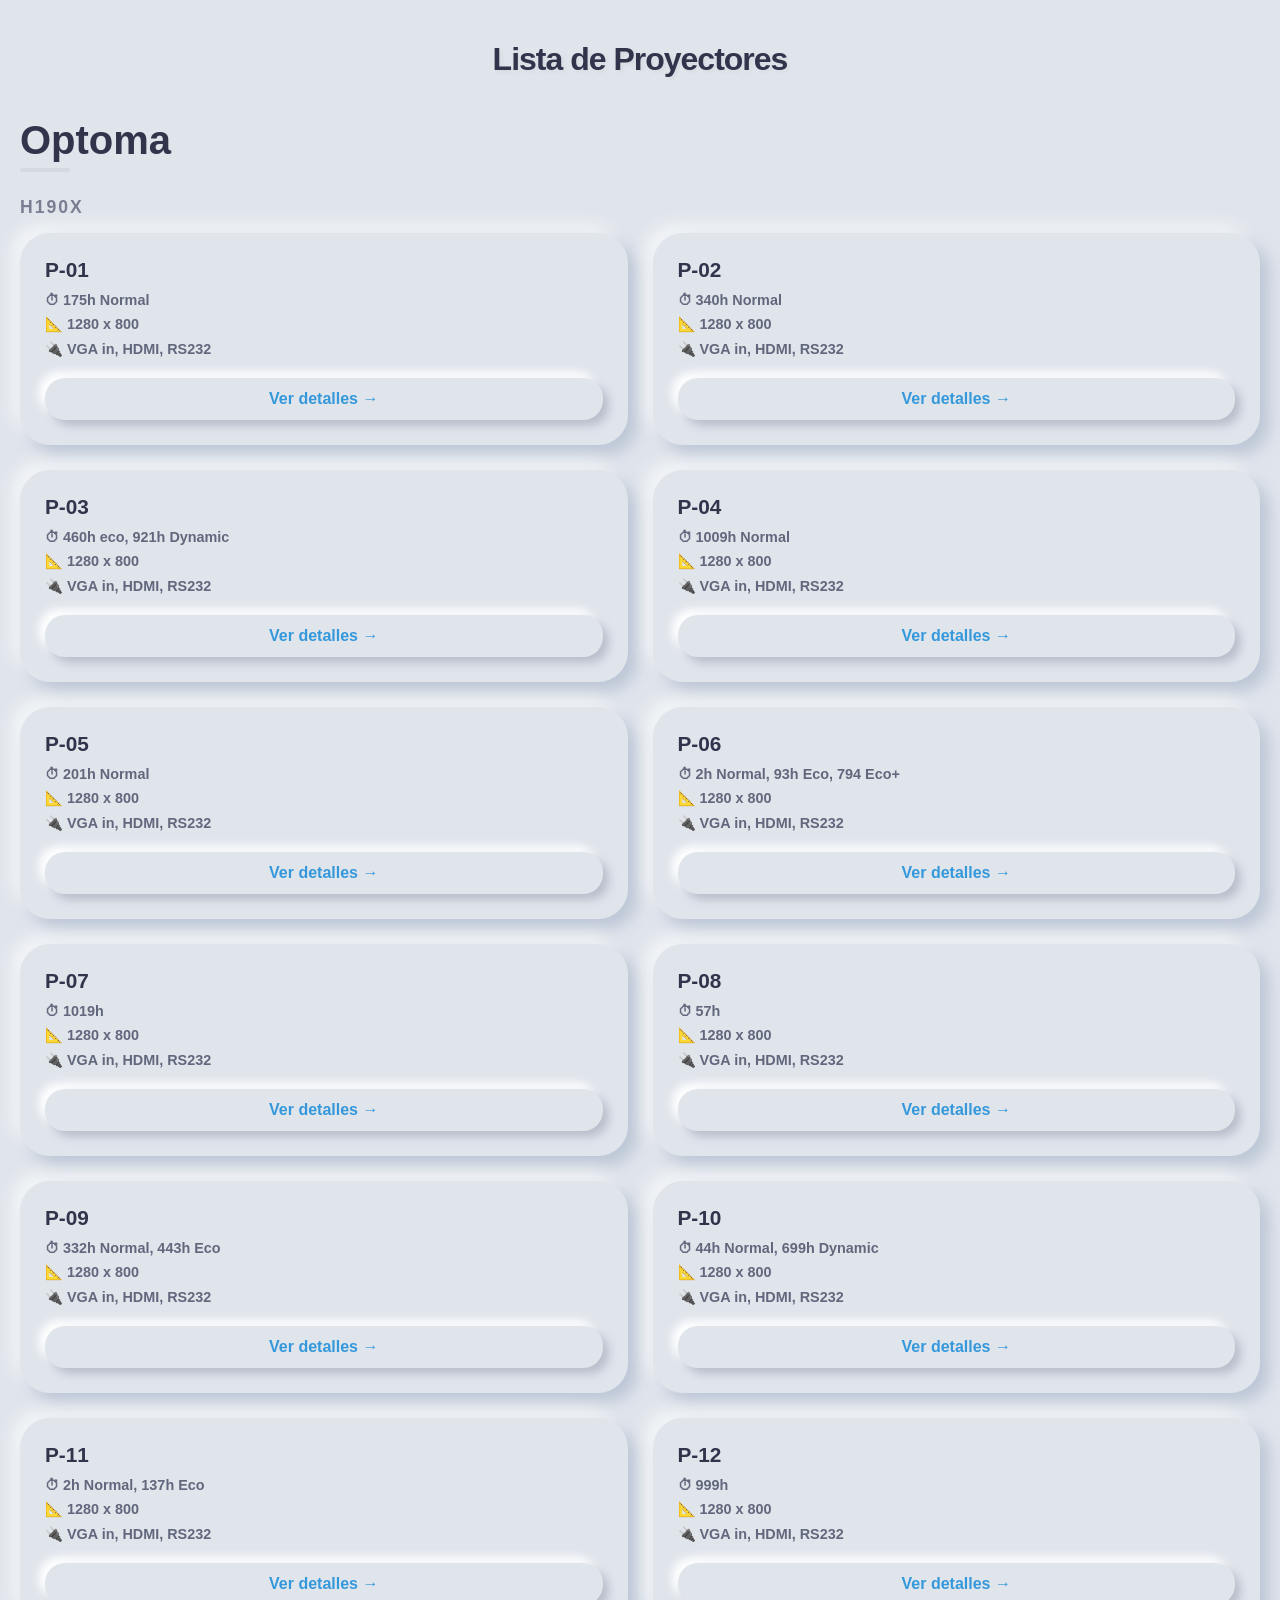
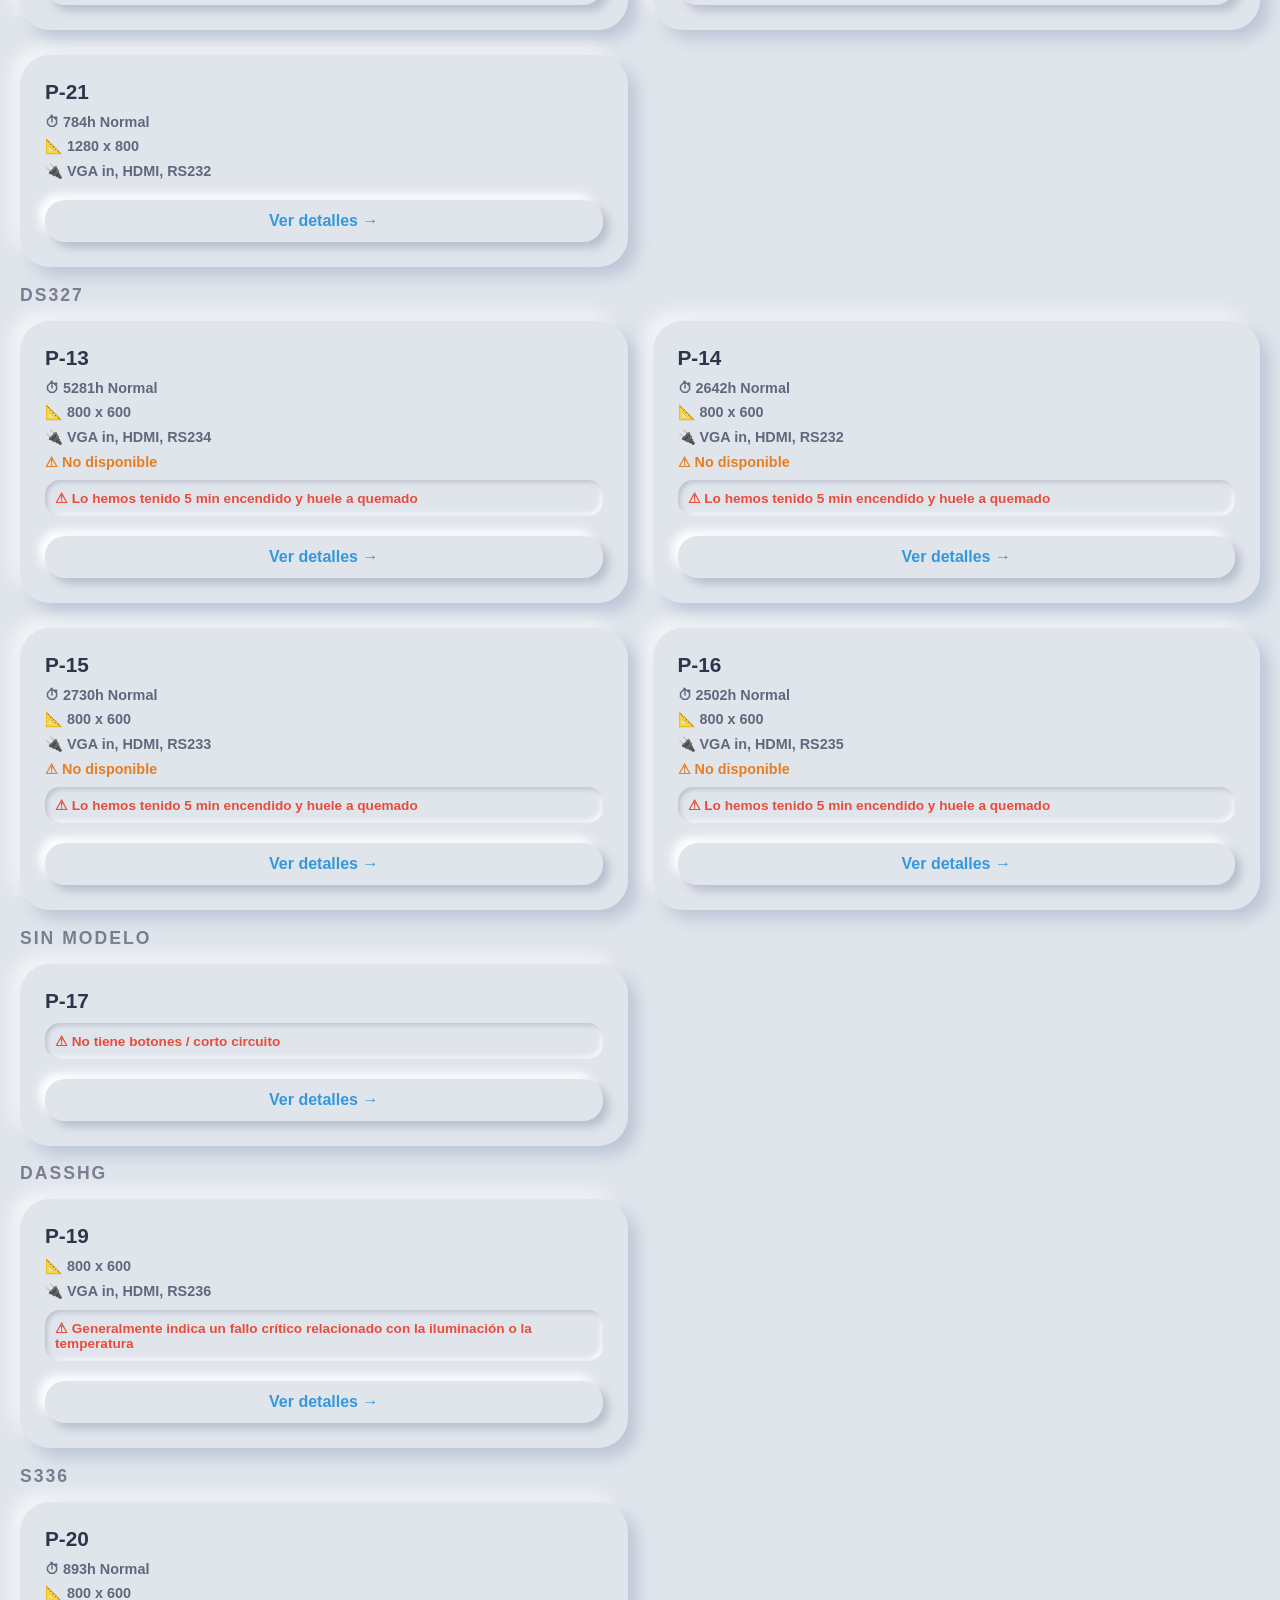
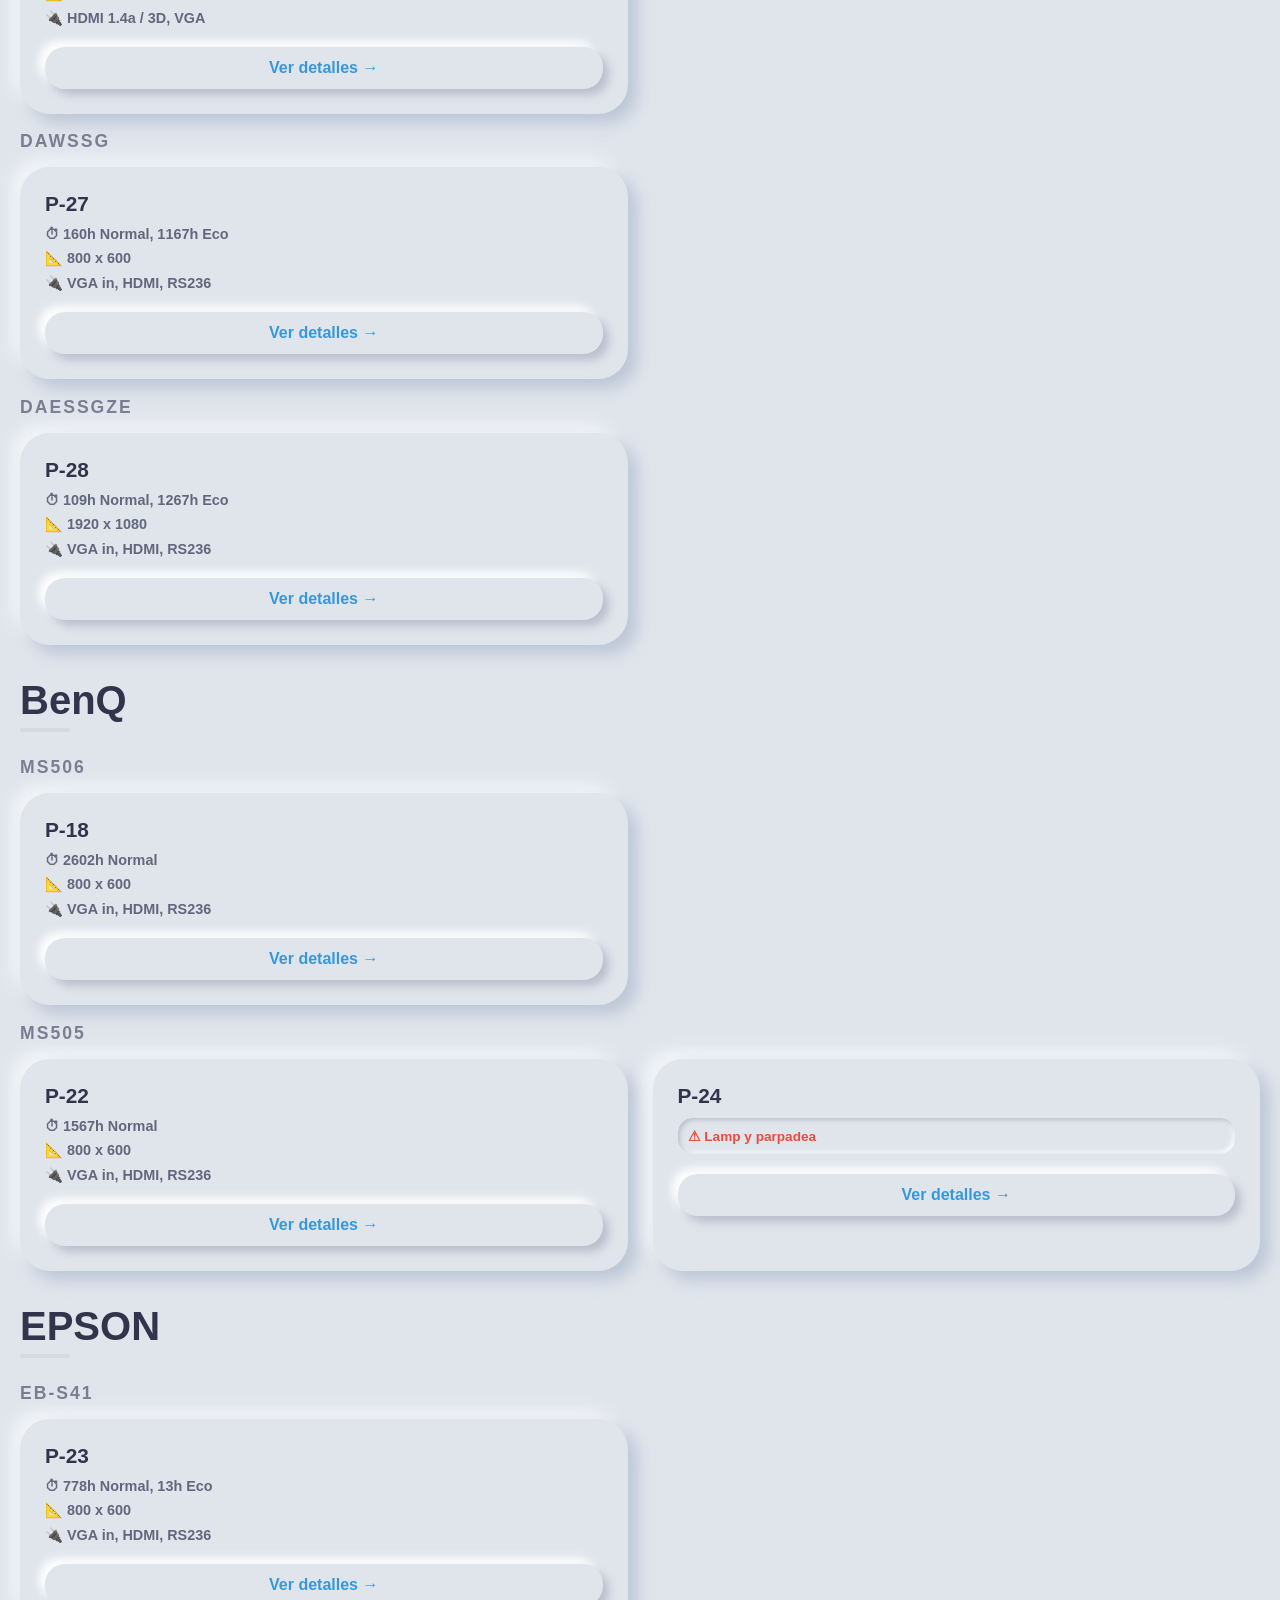
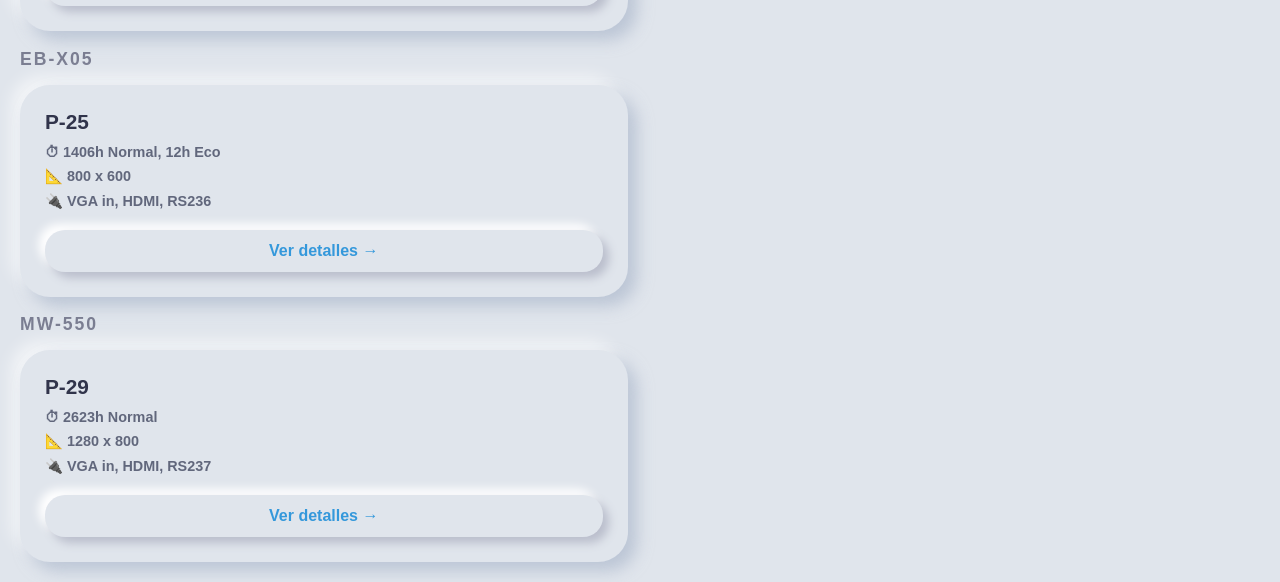
<file: index.html>
<!DOCTYPE html>
<html lang="es">
<head>
  <meta charset="UTF-8">
  <title>Proyectores</title>
<style>
  body { 
    font-family: 'Inter', 'Segoe UI', Arial, sans-serif; 
    background: #e0e5ec; 
    padding: 20px; 
    margin: 0;
    color: #444;
  }
  
  h1 { 
    font-weight: 900;
    color: #31344b; 
    text-shadow: 2px 2px 4px rgba(0,0,0,0.05); 
    text-align: center; 
    margin-bottom: 40px;
    letter-spacing: -1px;
  }

  .grupo-marca h2 { 
    font-size: 2.5em; 
    color: #31344b; 
    margin-bottom: 5px; 
    font-weight: 900;
  }
  
  .grupo-marca hr { 
    border: none;
    border-top: 4px solid #babecc; 
    opacity: 0.3; 
    width: 50px;
    margin: 0 0 25px 0;
    border-radius: 10px;
  }

  .grupo-modelo h3 {
    font-size: 1.1em;
    color: #7a7d91;
    text-transform: uppercase;
    letter-spacing: 2px;
    margin-bottom: 15px;
  }

  .cards-fila { 
    display: grid; 
    grid-template-columns: repeat(2, 1fr); 
    gap: 25px; 
  }

  .card {
    background: #e0e5ec;
    border-radius: 30px;
    padding: 25px;
    /* Sombras base */
    box-shadow: 9px 9px 16px rgb(163,177,198,0.6), 
                -9px -9px 16px rgba(255,255,255, 0.6);
    border: none;
    transition: all 0.2s ease;
  }

  /* Efecto de pulsación al tocar (se hunde) */
  .card:active {
    box-shadow: inset 4px 4px 8px #babecc, 
                inset -4px -4px 8px #fff;
    transform: scale(0.98);
  }

  .card strong { 
    color: #31344b; 
    font-size: 1.3em; 
    display: block;
    margin-bottom: 10px;
    font-weight: 800;
  }

  .card p { 
    color: #61677c; 
    font-weight: 600; 
    margin: 8px 0;
    font-size: 0.9em;
  }

  .card .incidencia {
    color: #e74c3c;
    font-size: 0.85em;
    margin-top: 10px;
    padding: 10px;
    background: #e0e5ec;
    border-radius: 15px;
    box-shadow: inset 2px 2px 5px #babecc, inset -2px -2px 5px #fff;
  }
  
  .card a {
    margin-top: 20px; 
    display: block;
    text-align: center;
    color: #3498db; 
    font-weight: 800; 
    text-decoration: none;
    padding: 12px; 
    border-radius: 20px;
    /* Botón tipo botón neumórfico */
    box-shadow: 6px 6px 10px #babecc, 
                -6px -6px 10px #fff;
    transition: 0.2s;
  }

  .card a:active {
    box-shadow: inset 2px 2px 5px #babecc, 
                inset -2px -2px 5px #fff;
  }
</style>
</head>
<body>
<h1>Lista de Proyectores</h1>
<div id="lista"></div>

<script>
fetch("proyectores.json")
  .then(res => res.json())
  .then(data => {
    const contenedor = document.getElementById("lista");

    const porMarca = {};
    data.forEach(p => {
      const marca = (p.marca || "Sin marca").replace(/^Benq$/i, "BenQ");
      const modelo = p.modelo || "Sin modelo";
      if (!porMarca[marca]) porMarca[marca] = {};
      if (!porMarca[marca][modelo]) porMarca[marca][modelo] = [];
      porMarca[marca][modelo].push(p);
    });

    let html = "";

    for (const marca in porMarca) {
      html += `<div class="grupo-marca">`;
      html += `<h2>${marca}</h2><hr>`;

      for (const modelo in porMarca[marca]) {
        html += `<div class="grupo-modelo">`;
        html += `<h3>${modelo}</h3>`;
        html += `<div class="cards-fila">`;

        porMarca[marca][modelo].forEach(p => {
          const url = `proyector.html?proyector=${p.id}`;

          const horas   = p.horas       ? `<p>⏱ ${p.horas}</p>` : "";
          const res     = p.resolucion  ? `<p>📐 ${p.resolucion}</p>` : "";
          const conex   = p.conexiones  ? `<p>🔌 ${p.conexiones}</p>` : "";
          const noDisp  = p.precio === "PRODUCTO NO DISPONIBLE"
                          ? `<p style="color:#e67e22;font-weight:bold;">⚠ No disponible</p>` : "";
          const incid   = p.incidencia  ? `<p class="incidencia">⚠ ${p.incidencia}</p>` : "";

          html += `
            <div class="card">
              <strong>${p.id}</strong>
              ${horas}
              ${res}
              ${conex}
              ${noDisp}
              ${incid}
              <a href="${url}">Ver detalles →</a>
            </div>
          `;
        });

        html += `</div></div>`;
      }

      html += `</div>`;
    }

    contenedor.innerHTML = html;
  });
</script>
</body>
</html>
</file>
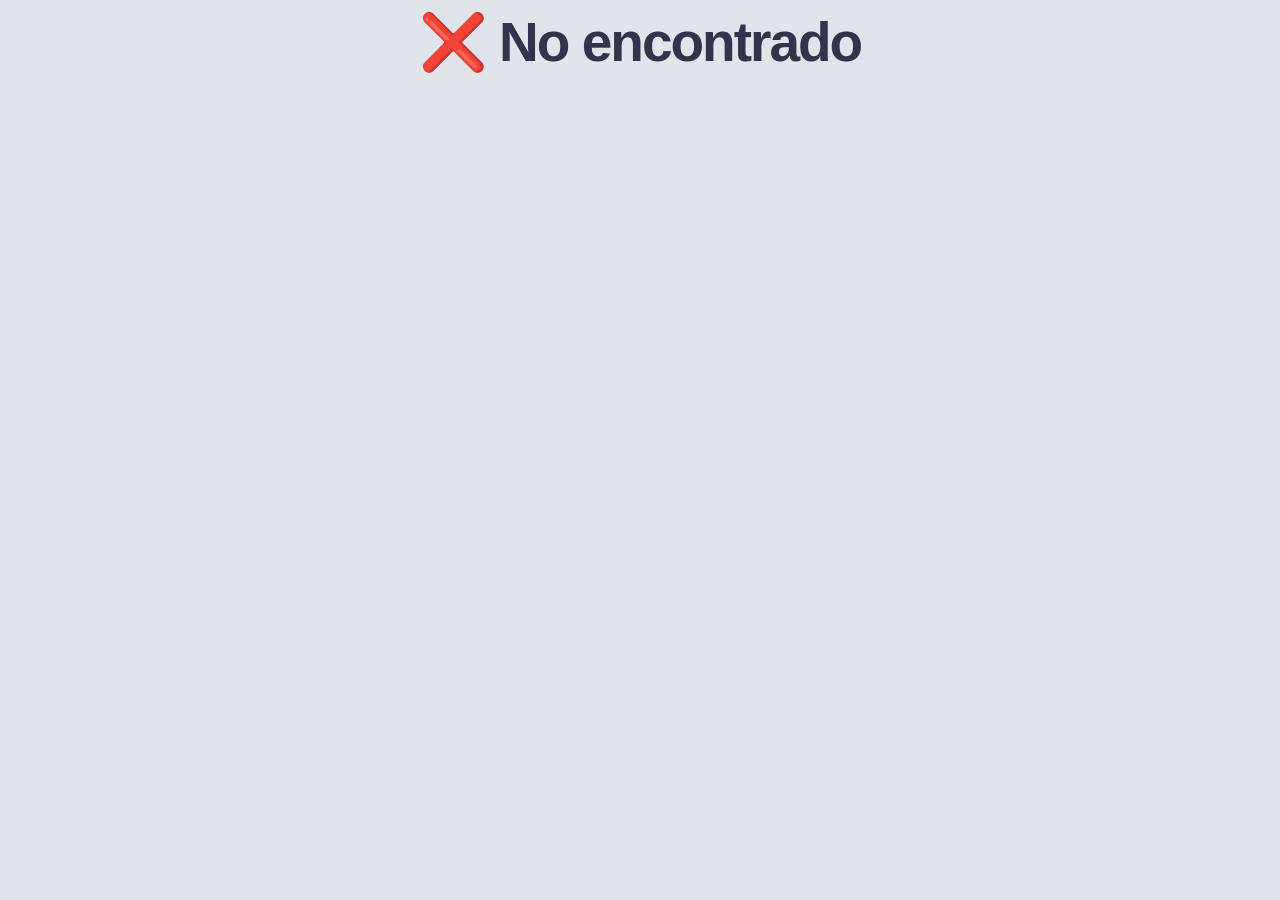
<file: proyector.html>
<!DOCTYPE html>
<html lang="es">
<head>
  <meta charset="UTF-8">
  <title>Detalles Proyector</title>
  <style>
    body {
      margin: 0;
      padding: 0;
      font-family: "Inter", 'Segoe UI', Arial, sans-serif;
      background: #e0e5ec; 
      height: 100vh;
      width: 100vw;
      display: flex;
      flex-direction: column;
      overflow: hidden;
    }

    .container {
      width: 100%;
      height: 100%;
      display: flex;
      flex-direction: column;
      box-sizing: border-box;
      padding-top: 10px;
    }

    /* FOTO - Más grande y con bordes redondeados */
    .img-wrapper {
      width: 92%;
      height: 45vh; /* Aumentado para que sea más grande */
      margin: 0 auto;
      display: flex;
      justify-content: center;
      align-items: center;
      overflow: hidden; /* Asegura que la imagen no se salga del radio */
    }

    .img-wrapper img {
      max-width: 100%;
      max-height: 100%;
      object-fit: contain;
      border-radius: 40px; /* Bordes redondeados para la foto */
      filter: drop-shadow(5px 5px 15px rgba(0,0,0,0.08));
    }

    .title {
      font-size: 55px; 
      font-weight: 900;
      text-align: center;
      margin: 10px 0;
      color: #31344b;
      letter-spacing: -2px;
    }

    /* CAJA DE CARACTERÍSTICAS - Blanca y cerrada */
    .stats-box {
      flex: 1;
      margin: 10px 25px 110px 25px; 
      padding: 30px;
      background: #ffffff; 
      border-radius: 40px;
      box-shadow: 12px 12px 24px #babecc, 
                  -12px -12px 24px #ffffff;
      overflow-y: auto;
      border: 1px solid rgba(255,255,255,0.8);
    }

    .stat {
      font-size: 42px; 
      margin: 20px 0;
      color: #444;
      line-height: 1.2;
      border-bottom: 2px solid #f0f0f0;
      padding-bottom: 12px;
      display: flex;
      flex-direction: column;
    }

    .stat b {
      color: #3498db;
      text-transform: uppercase;
      font-size: 24px;
      margin-bottom: 5px;
      letter-spacing: 1px;
    }

    .stats-box::-webkit-scrollbar { width: 8px; }
    .stats-box::-webkit-scrollbar-thumb { background: #babecc; border-radius: 10px; }

    /* BOTÓN VOLVER */
    .back-btn {
      position: fixed;
      bottom: 30px;
      left: 50%;
      transform: translateX(-50%);
      padding: 20px 60px;
      background: #31344b;
      color: #fff;
      font-size: 32px;
      font-weight: 800;
      border-radius: 50px;
      text-decoration: none;
      box-shadow: 8px 8px 20px rgba(0,0,0,0.2);
      z-index: 9999;
    }

    .back-btn:active {
      transform: translateX(-50%) scale(0.92);
    }
  </style>
</head>
<body>

<div id="contenido"></div>

<script>
const params = new URLSearchParams(window.location.search);
const proyectorID = params.get("proyector");

fetch("proyectores.json")
  .then(res => res.json())
  .then(data => {
    const proyector = data.find(p => p.id === proyectorID);
    if (!proyector) {
      document.getElementById("contenido").innerHTML = "<div class='title'>❌ No encontrado</div>";
      return;
    }

    const foto = proyector.foto ? `Proyectores-IMG/${proyector.foto}` : "Proyectores-IMG/no-image.png";

    document.getElementById("contenido").innerHTML = `
      <div class="container">
        <div class="img-wrapper">
          <img src="${foto}" alt="Proyector">
        </div>
        <div class="title">${proyector.id}</div>
        <div class="stats-box">
          <div class="stat"><b>Modelo:</b> ${proyector.modelo}</div>
          <div class="stat"><b>Marca:</b> ${proyector.marca}</div>
          <div class="stat"><b>Nº Serie:</b> ${proyector.numero_serie}</div>
          <div class="stat"><b>Horas:</b> ${proyector.horas || "---"}</div>
          <div class="stat"><b>Precio:</b> ${proyector.precio || "---"}</div>
          <div class="stat"><b>Ubicación:</b> ${proyector.ubicacion || "---"}</div>
          <div class="stat"><b>Incidencia:</b> ${proyector.incidencia || "Ninguna"}</div>
        </div>
        <a href="index.html" class="back-btn">⬅ Volver</a>
      </div>
    `;
  });
</script>
</body>
</html>
</file>
